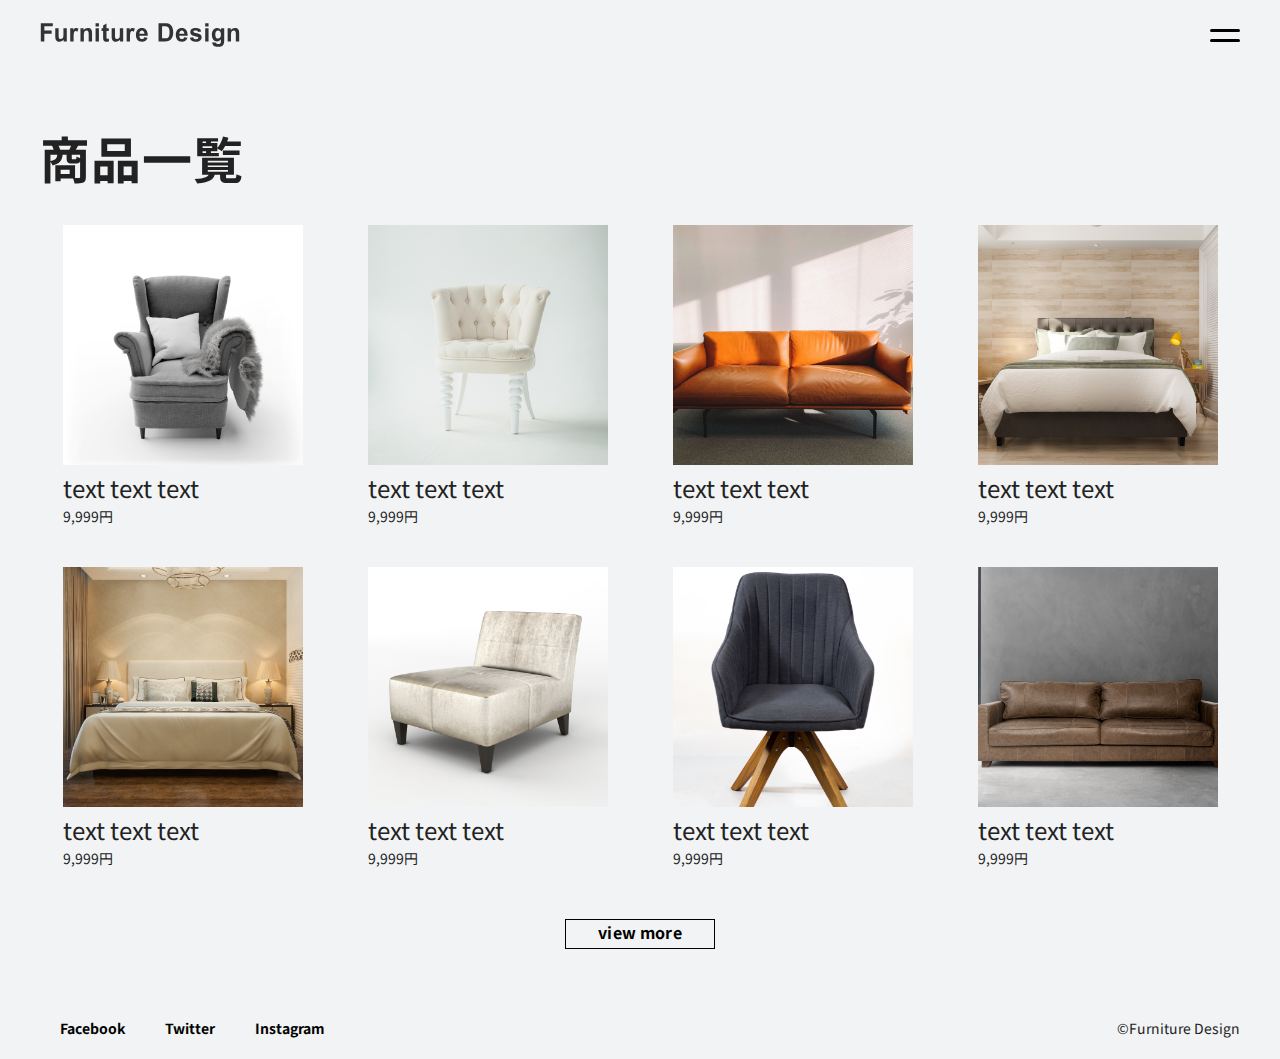
<file: index.html>
<!DOCTYPE html>
<html lang="ja">
<head>
    <meta charset="UTF-8">
    <meta http-equiv="X-UA-Compatible" content="IE=edge">
    <meta name="viewport" content="width=device-width, initial-scale=1.0">
    <title>家具・カタログ</title>
	<script src="https://ajax.googleapis.com/ajax/libs/jquery/3.6.1/jquery.min.js"></script>
	<script src="js/main.js"></script>
	<script src="js/jquery.inview.min.js"></script>
    <link rel="stylesheet" href="css/riset.css">
    <link rel="stylesheet" href="css/style.css">
</head>
<body>
  <header class="header">
    <div class="headMar headPad">
      <div class="headWidth">
        <div class="headFlex">
          <h1 class="headLogo">
            <a href="#"><img src="images/logo.svg" alt=""></a>
          </h1>

          <div class="humMenu">
            <div id="humBtn" class="humBtn">
              <span id="humBer" class="humBer"></span>
              <span id="humBer" class="humBer"></span>
            </div>
			      <div id="shadow" class="shadow"></div>
            <nav id="humNav" class="humNav">
              <ul class="nav__list">
                <li class="nav__item"><a href="pages/product01.html">PRODUCT</a></li>
                <li class="nav__item"><a href="pages/about.html">ABOUT</a></li>
                <li class="nav__item"><a href="/">COMPANY</a></li>
                <li class="nav__item"><a href="/">CONTACT</a></li>
              </ul>
            </nav>
          </div>

          
        </div>
      </div>
    </div>
  </header>
  
  <main>
    <div class="mainMar mainpad">
      <div class="mainWidth">
		<h2 class="mainTtl">商品一覧</h2>
        <div class="mainFlex">
          <div class="imgBlock">
            <a href=""><img src="images/img01.png" alt=""></a>
            <p class="img__name">text text text</p>
            <p class="img__mo">9,999円</p>
          </div>
          <div class="imgBlock">
            <a href=""><img src="images/img02.png" alt=""></a>
            <p class="img__name">text text text</p>
            <p class="img__mo">9,999円</p>
          </div>
          <div class="imgBlock">
            <a href=""><img src="images/img03.png" alt=""></a>
            <p class="img__name">text text text</p>
            <p class="img__mo">9,999円</p>
          </div>
          <div class="imgBlock">
            <a href=""><img src="images/img04.png" alt=""></a>
            <p class="img__name">text text text</p>
            <p class="img__mo">9,999円</p>
          </div>
          <div class="imgBlock">
            <a href=""><img src="images/img05.png" alt=""></a>
            <p class="img__name">text text text</p>
            <p class="img__mo">9,999円</p>
          </div>
          <div class="imgBlock">
            <a href=""><img src="images/img06.png" alt=""></a>
            <p class="img__name">text text text</p>
            <p class="img__mo">9,999円</p>
          </div>
          <div class="imgBlock">
            <a href=""><img src="images/img07.png" alt=""></a>
            <p class="img__name">text text text</p>
            <p class="img__mo">9,999円</p>
          </div>
          <div class="imgBlock">
            <a href=""><img src="images/img08.png" alt=""></a>
            <p class="img__name">text text text</p>
            <p class="img__mo">9,999円</p>
          </div>
        </div>

		<a class="mainBtn" href="pages/product01.html">view more</a>

      </div>
    </div>
  </main>

  <footer>
	<div class="footerMar">
		<div class="footerWidth">
			<div class="menuFlex">
				<ul class="menu">
					<li class="menu__item"><a href="">Facebook</a></li>
					<li class="menu__item"><a href="">Twitter</a></li>
					<li class="menu__item"><a href="">Instagram</a></li>
				</ul>
				<p class="copy">&copy;Furniture Design</p>
			</div>
		</div>
	</div>
  </footer> 
</body>
</html>
</file>
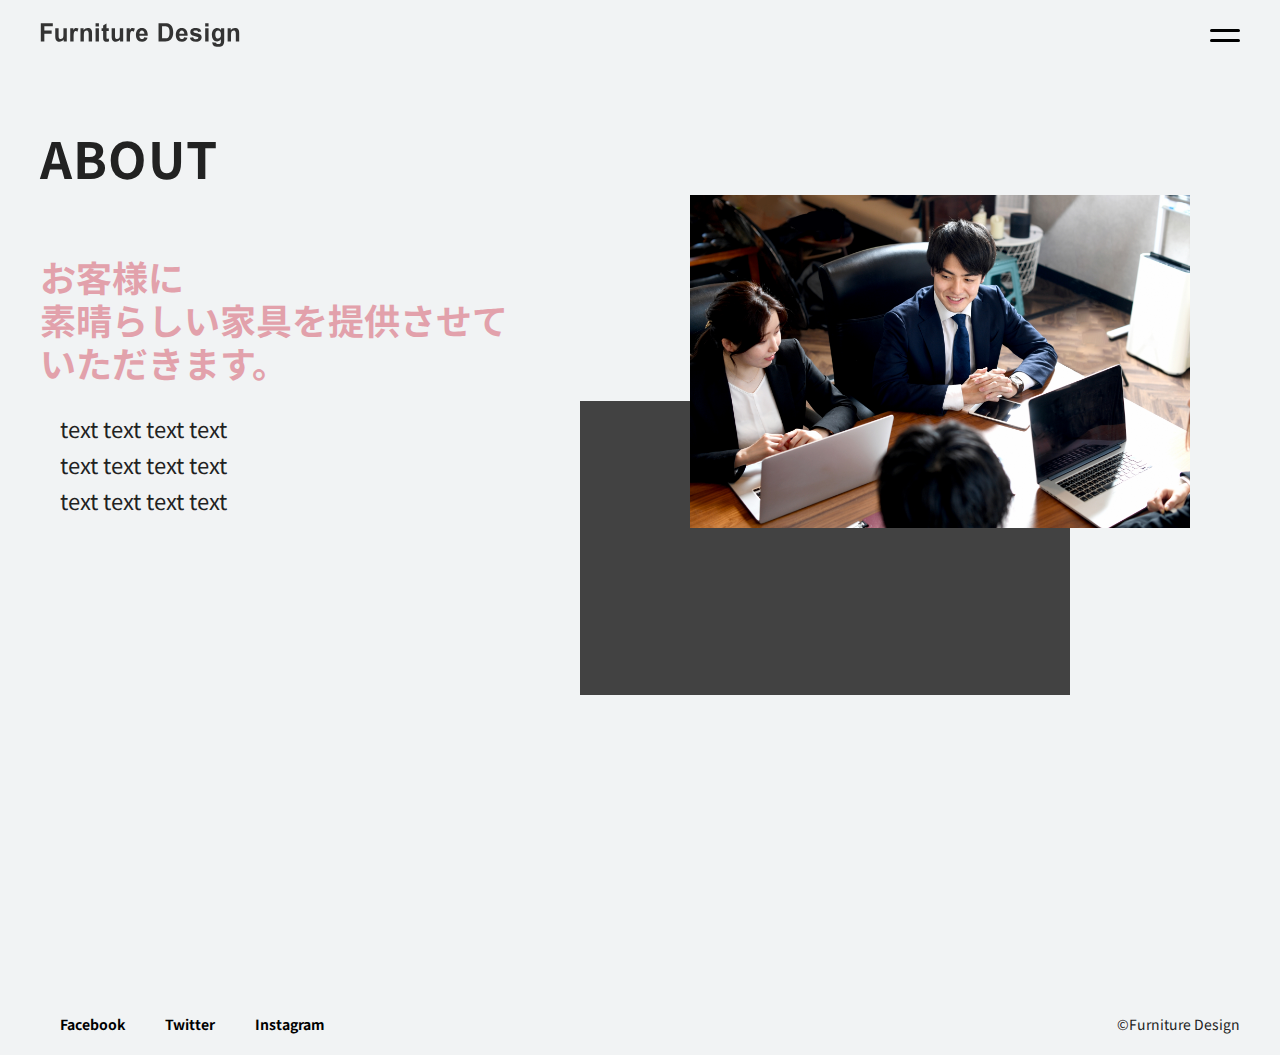
<file: pages/about.html>
<!DOCTYPE html>
<html lang="ja">
<head>
    <meta charset="UTF-8">
    <meta http-equiv="X-UA-Compatible" content="IE=edge">
    <meta name="viewport" content="width=device-width, initial-scale=1.0">
    <title>家具・カタログ</title>
	<script src="https://ajax.googleapis.com/ajax/libs/jquery/3.6.1/jquery.min.js"></script>
	<script src="../js/main.js"></script>
	<script src="../js/jquery.inview.min.js"></script>
    <link rel="stylesheet" href="../css/riset.css">
    <link rel="stylesheet" href="../css/style.css">
</head>
<body>
  <header class="header">
    <div class="headMar headPad">
      <div class="headWidth">
        <div class="headFlex">
          <h1 class="headLogo">
            <a href="#"><img src="../images/logo.svg" alt=""></a>
          </h1>

          <div class="humMenu">
            <div id="humBtn" class="humBtn">
              <span id="humBer" class="humBer"></span>
              <span id="humBer" class="humBer"></span>
            </div>
			      <div id="shadow" class="shadow"></div>
            <nav id="humNav" class="humNav">
              <ul class="nav__list">
                <li class="nav__item"><a href="../pages/product01.html">PRODUCT</a></li>
                <li class="nav__item"><a href="#">ABOUT</a></li>
                <li class="nav__item"><a href="/">COMPANY</a></li>
                <li class="nav__item"><a href="/">CONTACT</a></li>
              </ul>
            </nav>
          </div>
        </div>
      </div>
    </div>
  </header>
  
  <main>
    <div class="mainMar mainpad">
      <div class="mainWidth">
        <h2 class="mainTtl">ABOUT</h2>
        <div class="aboutFlex">
            <div class="txtWrap">
                <h2 class="subTtl">お客様に<br>素晴らしい家具を提供させていただきます。</h2>
                <div class="colTxt">
                    <p class="txt">text text text text</p>
                    <p class="txt">text text text text</p>
                    <p class="txt">text text text text</p>
                </div>
            </div>
            <div class="secFlex">
                <div class="image__item">
                    <img src="../images/img13.png" alt="">
                </div>
            </div>
        </div>

      </div>
    </div>
  </main>

  <footer>
	<div class="footerMar">
		<div class="footerWidth">
			<div class="menuFlex">
				<ul class="menu">
					<li class="menu__item"><a href="">Facebook</a></li>
					<li class="menu__item"><a href="">Twitter</a></li>
					<li class="menu__item"><a href="">Instagram</a></li>
				</ul>
				<p class="copy">&copy;Furniture Design</p>
			</div>
		</div>
	</div>
  </footer> 
</body>
</file>
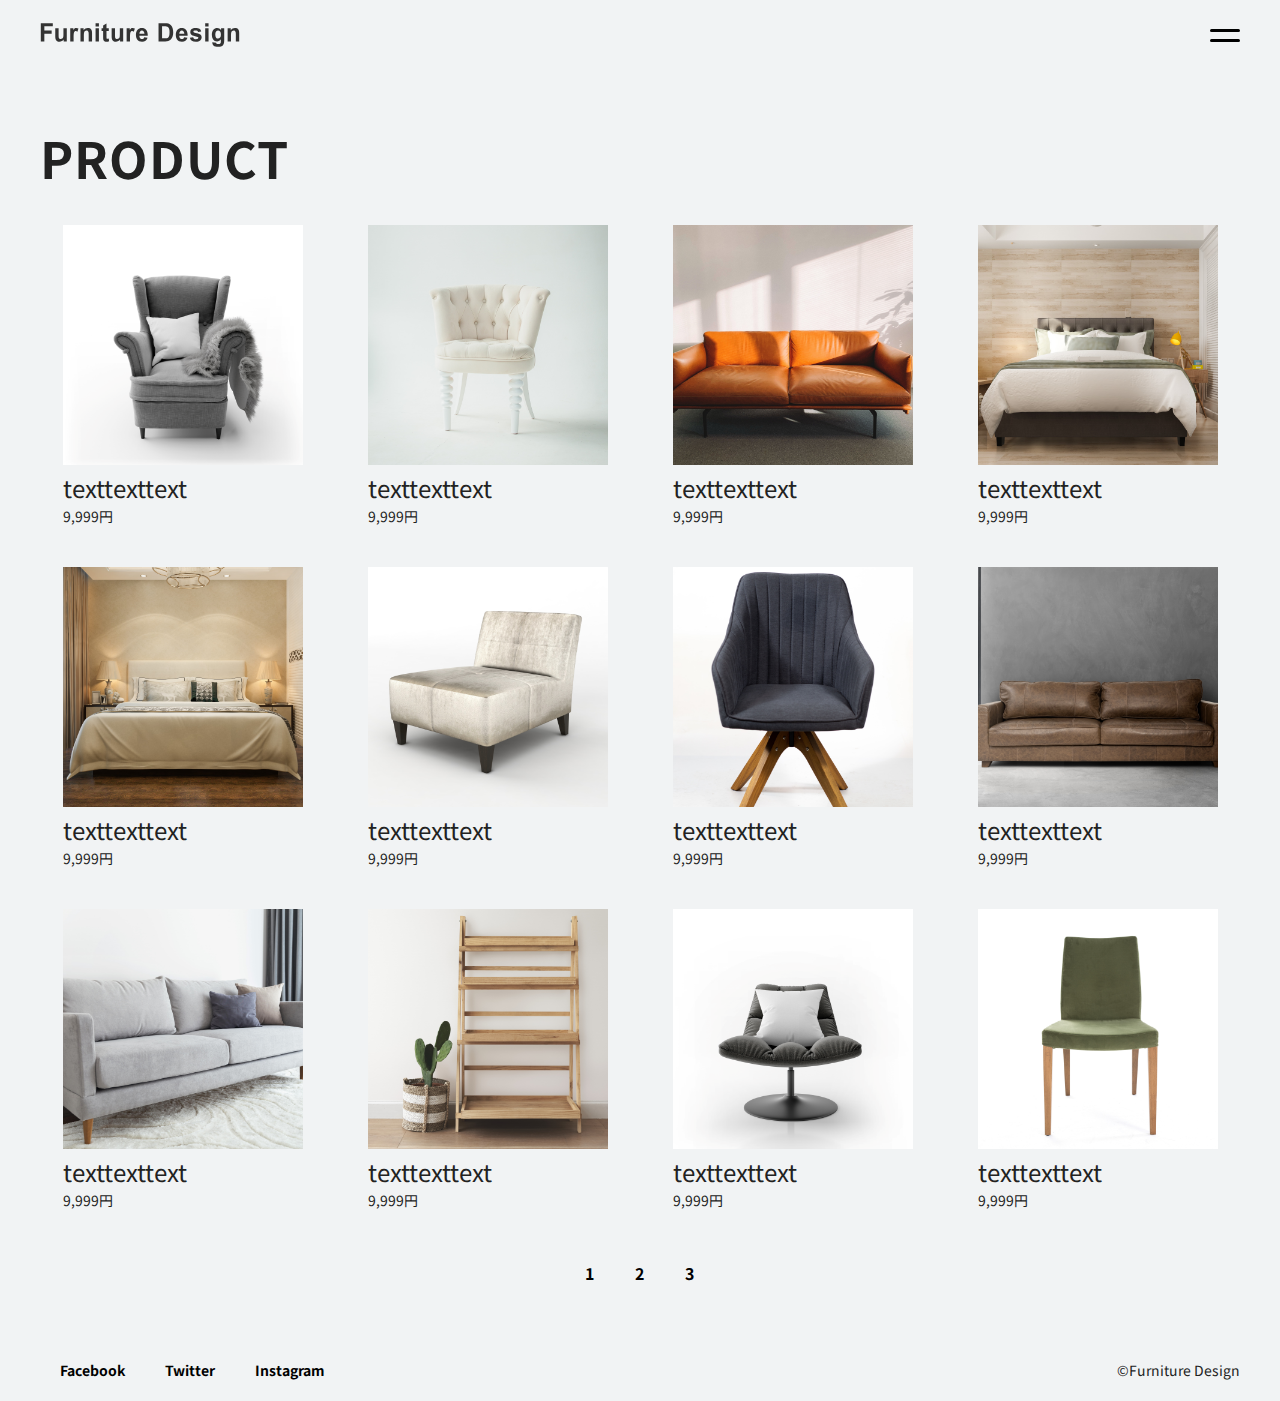
<file: pages/product01.html>
<!DOCTYPE html>
<html lang="ja">
<head>
    <meta charset="UTF-8">
    <meta http-equiv="X-UA-Compatible" content="IE=edge">
    <meta name="viewport" content="width=device-width, initial-scale=1.0">
    <title>家具・カタログ</title>
	<script src="https://ajax.googleapis.com/ajax/libs/jquery/3.6.1/jquery.min.js"></script>
	<script src="../js/main.js"></script>
	<script src="../js/jquery.inview.min.js"></script>
    <link rel="stylesheet" href="../css/riset.css">
    <link rel="stylesheet" href="../css/style.css">
</head>
<body>
  <header class="header">
    <div class="headMar headPad">
      <div class="headWidth">
        <div class="headFlex">
          <h1 class="headLogo"><a href="../index.html">
			      <img src="../images/logo.svg" alt="ロゴ">
          </a></h1>

          <div class="humMenu">
            <div id="humBtn" class="humBtn">
              <span id="humBer" class="humBer"></span>
              <span id="humBer" class="humBer"></span>
            </div>
			<div id="shadow" class="shadow"></div>
            <nav id="humNav" class="humNav">
              <ul class="nav__list">
                <li class="nav__item"><a href="#">PRODUCT</a></li>
                <li class="nav__item"><a href="../pages/about.html">ABOUT</a></li>
                <li class="nav__item"><a href="/">COMPANY</a></li>
                <li class="nav__item"><a href="/">CONTACT</a></li>
              </ul>
            </nav>
          </div>
        </div>
      </div>
    </div>
  </header>
  
  <main>
    <div class="mainMar mainpad">
      <div class="mainWidth">
        <h2 class="mainTtl">PRODUCT</h2>
        <div class="mainFlex">
          <div class="imgBlock">
            <a href=""><img src="../images/img01.png" alt=""></a>
              <p class="img__name">texttexttext</p>
              <p class="img__mo">9,999円</p>
          </div>
          <div class="imgBlock">
            <a href=""><img src="../images/img02.png" alt=""></a>
              <p class="img__name">texttexttext</p>
              <p class="img__mo">9,999円</p>
          </div>
          <div class="imgBlock">
            <a href=""><img src="../images/img03.png" alt=""></a>
              <p class="img__name">texttexttext</p>
              <p class="img__mo">9,999円</p>
          </div>
          <div class="imgBlock">
            <a href=""><img src="../images/img04.png" alt=""></a>
              <p class="img__name">texttexttext</p>
              <p class="img__mo">9,999円</p>
          </div>
          <div class="imgBlock">
            <a href=""><img src="../images/img05.png" alt=""></a>
              <p class="img__name">texttexttext</p>
              <p class="img__mo">9,999円</p>
          </div>
          <div class="imgBlock">
            <a href=""><img src="../images/img06.png" alt=""></a>
              <p class="img__name">texttexttext</p>
              <p class="img__mo">9,999円</p>
          </div>
          <div class="imgBlock">
            <a href=""><img src="../images/img07.png" alt=""></a>
              <p class="img__name">texttexttext</p>
              <p class="img__mo">9,999円</p>
          </div>
          <div class="imgBlock">
            <a href=""><img src="../images/img08.png" alt=""></a>
              <p class="img__name">texttexttext</p>
              <p class="img__mo">9,999円</p>
          </div>
          <div class="imgBlock">
            <a href=""><img src="../images/img09.png" alt=""></a>
              <p class="img__name">texttexttext</p>
              <p class="img__mo">9,999円</p>
          </div>
          <div class="imgBlock">
            <a href=""><img src="../images/img10.png" alt=""></a>
              <p class="img__name">texttexttext</p>
              <p class="img__mo">9,999円</p>
          </div>
          <div class="imgBlock">
            <a href=""><img src="../images/img11.png" alt=""></a>
              <p class="img__name">texttexttext</p>
              <p class="img__mo">9,999円</p>
          </div>
          <div class="imgBlock">
            <a href=""><img src="../images/img12.png" alt=""></a>
              <p class="img__name">texttexttext</p>
              <p class="img__mo">9,999円</p>
          </div>
        </div>

        <div class="btnFlex">
            <a class="proBtn" href="#">1</a>
            <a class="proBtn" href="../pages/product02.html">2</a>
            <a class="proBtn" href="">3</a>
        </div>
        
      </div>
    </div>
  </main>

  <footer class="footer">
	<div class="footerMar">
		<div class="footerWidth">
			<div class="menuFlex">
				<ul class="menu">
					<li class="menu__item"><a href="">Facebook</a></li>
					<li class="menu__item"><a href="">Twitter</a></li>
					<li class="menu__item"><a href="">Instagram</a></li>
				</ul>
				<p class="copy">&copy;Furniture Design</p>
			</div>
		</div>
	</div>
  </footer> 
</body>
</html>
</file>
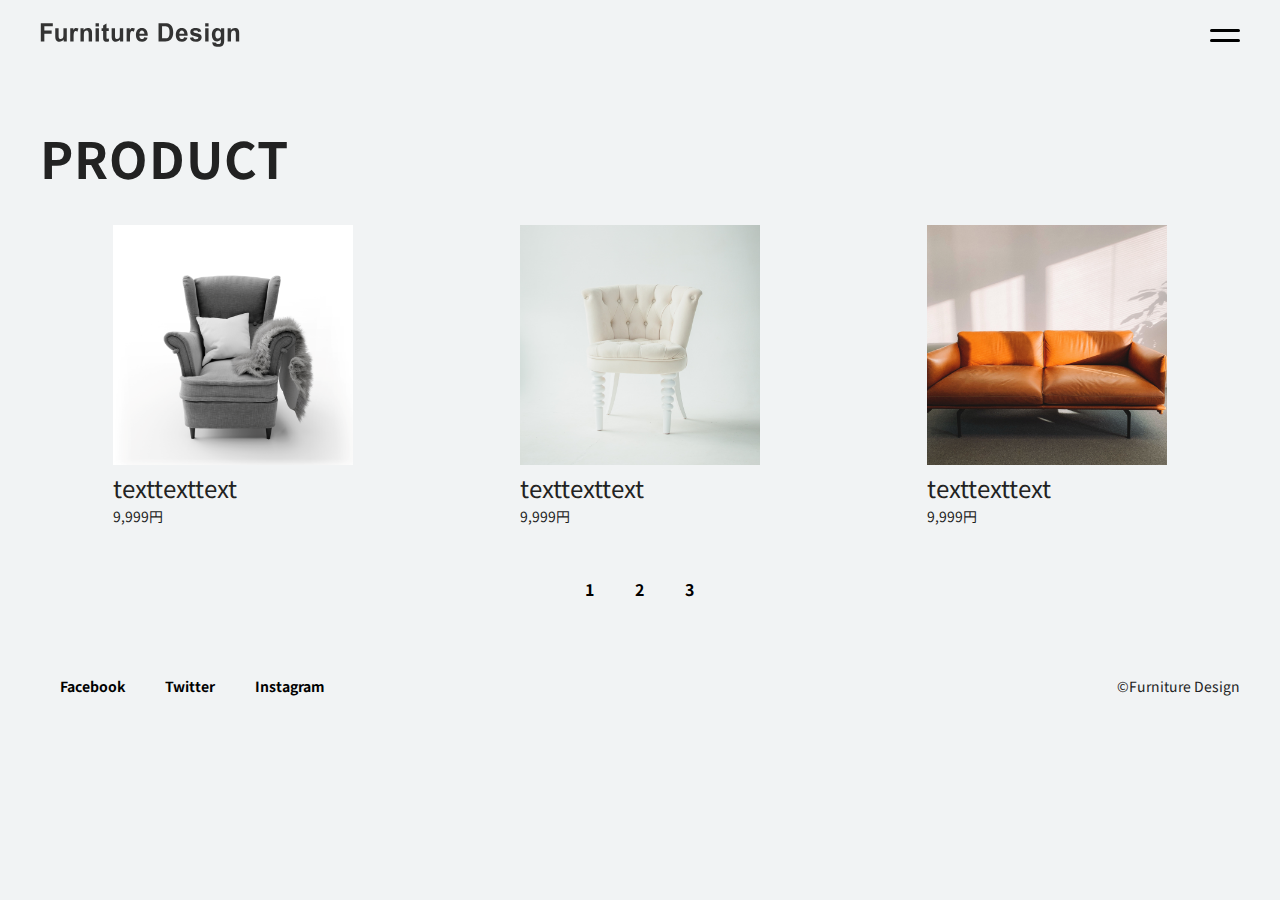
<file: pages/product02.html>
<!DOCTYPE html>
<html lang="ja">
<head>
    <meta charset="UTF-8">
    <meta http-equiv="X-UA-Compatible" content="IE=edge">
    <meta name="viewport" content="width=device-width, initial-scale=1.0">
    <title>家具・カタログ</title>
	<script src="https://ajax.googleapis.com/ajax/libs/jquery/3.6.1/jquery.min.js"></script>
	<script src="../js/main.js"></script>
	<script src="../js/jquery.inview.min.js"></script>
    <link rel="stylesheet" href="../css/riset.css">
    <link rel="stylesheet" href="../css/style.css">
</head>
<body>
  <header class="header">
    <div class="headMar headPad">
      <div class="headWidth">
        <div class="headFlex">
          <h1 class="headLogo"><a href="../index.html">
			      <img src="../images/logo.svg" alt="ロゴ">
          </a></h1>

          <div class="humMenu">
            <div id="humBtn" class="humBtn">
              <span id="humBer" class="humBer"></span>
              <span id="humBer" class="humBer"></span>
            </div>
			<div id="shadow" class="shadow"></div>
            <nav id="humNav" class="humNav">
              <ul class="nav__list">
                <li class="nav__item"><a href="../pages/product01.html">PRODUCT</a></li>
                <li class="nav__item"><a href="../pages/about.html">ABOUT</a></li>
                <li class="nav__item"><a href="/">COMPANY</a></li>
                <li class="nav__item"><a href="/">CONTACT</a></li>
              </ul>
            </nav>
          </div>
        </div>
      </div>
    </div>
  </header>
  
  <main>
    <div class="mainMar mainpad">
      <div class="mainWidth">
		<h2 class="mainTtl">PRODUCT</h2>
        <div class="mainFlex">
          <div class="imgBlock">
            <a href=""><img src="../images/img01.png" alt=""></a>
              <p class="img__name">texttexttext</p>
              <p class="img__mo">9,999円</p>
          </div>
          <div class="imgBlock">
            <a href=""><img src="../images/img02.png" alt=""></a>
              <p class="img__name">texttexttext</p>
              <p class="img__mo">9,999円</p>
          </div>
          <div class="imgBlock">
            <a href=""><img src="../images/img03.png" alt=""></a>
              <p class="img__name">texttexttext</p>
              <p class="img__mo">9,999円</p>
          </div>
        </div>

        <div class="btnFlex">
            <a class="proBtn" href="../pages/product01.html">1</a>
            <a class="proBtn" href="#">2</a>
            <a class="proBtn" href="">3</a>
        </div>
        
      </div>
    </div>
  </main>

  <footer>
	<div class="footerMar">
		<div class="footerWidth">
			<div class="menuFlex">
				<ul class="menu">
					<li class="menu__item"><a href="">Facebook</a></li>
					<li class="menu__item"><a href="">Twitter</a></li>
					<li class="menu__item"><a href="">Instagram</a></li>
				</ul>
				<p class="copy">&copy;Furniture Design</p>
			</div>
		</div>
	</div>
  </footer> 
</body>
</html>
</file>
<file: css/riset.css>
/* Box sizing rules */
/* Box sizingの定義 */
*,
*::before,
*::after {
  box-sizing: border-box;
}

/* Remove default padding */
/* デフォルトのpaddingを削除 */
ul[class],
ol[class] {
  padding: 0;
}

/* Remove default margin */
/* デフォルトのmarginを削除 */
html, body, div, span, object, iframe,
h1, h2, h3, h4, h5, h6, p, blockquote, pre,
abbr, address, cite, code,
del, dfn, em, img, ins, kbd, q, samp,
small, strong, sub, sup, var,
b, i,
dl, dt, dd, ol, ul, li,
fieldset, form, label, legend,
table, caption, tbody, tfoot, thead, tr, th, td,
article, aside, canvas, details, figcaption, figure,
footer, header, hgroup, menu, nav, section, summary,
time, mark, audio, video {
    margin:0;
    padding:0;
    border:0;
    outline:0;
    font-size:62.5%; /* 1remで10px */
    vertical-align:baseline;
    background:transparent;
}

article,aside,details,figcaption,figure,
footer,header,hgroup,menu,nav,section {
    display:block;
}

/* change border colour to suit your needs */
hr {
    display:block;
    height:1px;
    border:0;  
    border-top:1px solid #cccccc;
    margin:1em 0;
    padding:0;
}

/* Set core body defaults */
/* bodyのデフォルトを定義 */
body {
  min-height: 100vh;
  scroll-behavior: smooth;
  text-rendering: optimizeSpeed;
  line-height: 1.5;
}

/* Remove list styles on ul, ol elements with a class attribute */
/* class属性を持つul、ol要素のリストスタイルを削除 */
ul,
ol {
  list-style: none;
}

a {
    margin:0;
    padding:0;
    font-size:100%;
    vertical-align:baseline;
    background:transparent;
}


/* Make images easier to work with */
/* img要素の扱いを簡単にする */
img {
  max-width: 100%;
  width: 100%;
  height: auto;
  display: block;
}

/* Natural flow and rhythm in articles by default */
/* article要素内の要素に自然な流れとリズムを定義 */
article > * + * {
  margin-top: 1em;
}

/* Inherit fonts for inputs and buttons */
/* inputやbuttonなどのフォントは継承を定義 */
input,
button,
textarea,
select {
  font: inherit;
}

/* Remove all animations and transitions for people that prefer not to see them */
/* 見たくない人用に、すべてのアニメーションとトランジションを削除 */
@media (prefers-reduced-motion: reduce) {
  * {
    animation-duration: 0.01ms !important;
    animation-iteration-count: 1 !important;
    transition-duration: 0.01ms !important;
    scroll-behavior: auto !important;
  }
}
</file>
<file: css/style.css>
@import url("https://fonts.googleapis.com/css2?family=Noto+Sans+JP:wght@400;700;900&display=swap");
body {
  font-family: "Noto Sans JP", sans-serif;
  color: #222;
  background-color: #f1f3f4;
  -webkit-font-smoothing: antialiased;
}

a {
  text-decoration: none;
  color: initial;
}

li {
  list-style: none;
}

.headMar {
  position: relative;
}

.headWidth {
  max-width: 1200px;
  width: 100%;
  margin: 0 auto;
}

.headFlex {
  display: flex;
  height: 70px;
  align-items: center;
  justify-content: space-between;
}

.headLogo {
  width: 200px;
  height: auto;
}

.humBtn {
  position: relative;
  top: 0;
  right: 0;
  z-index: 99;
}
.humBtn .humBer {
  display: block;
  width: 30px;
  height: 3px;
  background-color: #000;
  border-radius: 4px;
  margin: 7px 0;
  transition: 0.5s;
}
.humBtn .humBer.show:first-of-type {
  background-color: #fff;
  transition: 0.5s;
  transform: translateY(5px) rotate(-45deg);
}
.humBtn .humBer.show:last-of-type {
  background-color: #fff;
  transition: 0.5s;
  transform: translateY(-5px) rotate(45deg);
}

.shadow {
  position: fixed;
  top: 0;
  right: -2000px;
  z-index: 3;
  width: 100vw;
  height: 100%;
  background-color: rgba(0, 0, 0, 0.8);
  transition: 1s;
}
.shadow.show {
  right: 0;
  transition: 1s;
}

.humNav {
  position: fixed;
  width: 60vw;
  height: 100%;
  background-color: #fff;
  top: 0;
  left: -2000px;
  z-index: 5;
  transition: 1s;
}
.humNav.show {
  left: 0;
  transition: 1s;
}
.humNav .nav__list {
  position: absolute;
  top: 20%;
  right: 0;
}
.humNav .nav__item {
  margin: 40px 50px 20px;
}
.humNav .nav__item a {
  font-size: 2rem;
  font-weight: 700;
  display: block;
}

.mainMar {
  margin-top: 50px;
  margin-bottom: 110px;
  position: relative;
}

.mainWidth {
  max-width: 1200px;
  width: 100%;
  margin: 0 auto;
}

.mainTtl {
  font-size: 5rem;
  letter-spacing: 0.02em;
  line-height: 1.5;
  margin-bottom: 30px;
}

.mainFlex {
  display: flex;
  flex-wrap: wrap;
  justify-content: space-around;
  gap: 40px 20px;
  margin-bottom: 50px;
}

.imgBlock {
  width: 20%;
  position: relative;
}
.imgBlock .img__name {
  font-size: 2.4rem;
  margin-top: 5px;
}
.imgBlock .img__mo {
  font-size: 1.4rem;
}

.imgBlock a::after {
  content: "";
  position: absolute;
  top: 0;
  left: 0;
  width: 100%;
  height: 100%;
  background-color: rgba(0, 0, 0, 0.2);
  transition: 0.3s;
  opacity: 0;
}

.mainFlex:hover .imgBlock:not(:hover) a::after {
  opacity: 1;
}

.mainBtn {
  width: 150px;
  height: 30px;
  display: block;
  text-align: center;
  margin: 0 auto;
  border: solid 0.5px #000;
  transition: 0.5s;
  font-size: 1.6rem;
  font-weight: bold;
  letter-spacing: 0.01em;
}
.mainBtn:hover {
  transition: 0.5s;
  background-color: #000;
  color: #fff;
}

.footerMar {
  position: relative;
  padding: 0 20px;
}

.footerWidth {
  max-width: 1200px;
  margin: 0 auto;
  width: 100%;
  position: absolute;
  bottom: 20px;
  left: 0;
  right: 0;
}

.menuFlex {
  display: flex;
  align-items: center;
  justify-content: space-between;
}

.menu {
  display: flex;
  align-items: center;
  justify-content: space-between;
}
.menu .menu__item {
  margin: 0 20px;
}
.menu .menu__item a {
  font-size: 1.4rem;
  font-weight: bold;
  transition: 0.5s;
}
.menu .menu__item a:hover {
  transition: 0.5s;
  opacity: 0.3;
}

.copy {
  font-size: 1.4rem;
}

.btnFlex {
  display: flex;
  justify-content: center;
  align-items: center;
  gap: 20px;
}

.proBtn {
  width: 30px;
  height: 30px;
  display: block;
  text-align: center;
  font-size: 1.6rem;
  font-weight: bold;
  letter-spacing: 0.01em;
}
.proBtn:visited {
  opacity: 0.3;
}

.aboutFlex {
  display: flex;
  position: relative;
}

.txtWrap {
  width: 500px;
  padding: 30px 0 60px;
  position: relative;
}

.subTtl {
  color: #e2a1ab;
  font-size: 3.6rem;
  font-weight: bold;
  line-height: 1.2;
}

.colTxt {
  padding-left: 20px;
  margin-top: 30px;
}

.txt {
  font-size: 2.2rem;
  letter-spacing: 0.01;
  line-height: 1.2;
  margin-top: 10px;
}

.secFlex {
  position: relative;
  padding-top: 60%;
  flex: 1;
  opacity: 0;
  transform: translateX(30px);
  transition: 2s;
}
.secFlex::before {
  content: "";
  width: 70%;
  height: 0;
  padding-top: 42%;
  background-color: #424242;
  position: absolute;
  left: 40px;
  bottom: 250px;
  z-index: 0;
  opacity: 0;
  transform: translateY(50px);
  transition: 2s;
}

.secFlex.fade__in {
  opacity: 1;
  transform: translateX(0);
  transition: 2s;
}
.secFlex.fade__in::before {
  opacity: 1;
  transform: translateY(0);
  transition: 2s;
}

.image__item {
  width: 500px;
  position: absolute;
  top: -30px;
  right: 50px;
  z-index: 2;
}

@media (max-width: 1024px) {
  .headWidth {
    max-width: 90%;
  }
  .mainWidth {
    max-width: 90%;
  }
  .footerWidth {
    max-width: 90%;
  }
}
@media (max-width: 599px) {
  .headFlex {
    height: 40px;
  }
  .headLogo {
    width: 150px;
  }
  .humBtn .humBer.show:first-of-type {
    background-color: #000;
  }
  .humBtn .humBer.show:last-of-type {
    background-color: #000;
  }
  .shadow {
    display: none;
    transition: 1s;
  }
  .shadow.show {
    display: block;
    left: 0;
    right: auto;
    transition: 1s;
  }
  .humNav {
    right: -1000px;
    left: auto;
  }
  .humNav.show {
    right: 0;
    left: auto;
  }
  .humNav .nav__item {
    margin: 40px 50px 20px;
  }
  .humNav .nav__item a {
    font-size: 2rem;
    font-weight: 700;
    display: block;
  }
  .mainMar {
    margin-bottom: 30px;
  }
  .mainTtl {
    font-size: 2.6rem;
  }
  .mainFlex {
    gap: 20px 0;
  }
  .imgBlock {
    width: 40%;
    position: relative;
  }
  .imgBlock .img__name {
    font-size: 1.4rem;
    margin-top: 5px;
  }
  .imgBlock .img__mo {
    font-size: 1.2rem;
  }
  .footerWidth {
    position: initial;
  }
  .menuFlex {
    display: block;
  }
  .menuFlex .menu {
    margin-bottom: 20px;
  }
  .menuFlex .menu .menu__item {
    margin: 0 10px;
  }
  .menuFlex .menu .menu__item a {
    font-size: 1.2rem;
    font-weight: bold;
  }
  .menuFlex .copy {
    text-align: center;
    font-size: 1.2rem;
  }
  .aboutFlex {
    display: flex;
    flex-direction: column;
    flex-wrap: wrap;
    position: relative;
  }
  .txtWrap {
    width: 100%;
    padding: 20px 0 30px;
    text-align: center;
  }
  .subTtl {
    font-size: 2.6rem;
  }
  .colTxt {
    padding-left: 0px;
  }
  .txt {
    font-size: 1.4rem;
  }
  .secFlex {
    padding-top: 0;
    width: 100%;
  }
  .secFlex::before {
    content: "";
    display: none;
  }
  .image__item {
    margin: 0 auto;
    width: 250px;
    position: initial;
  }
}
/*# sourceMappingURL=style.css.map */
</file>
